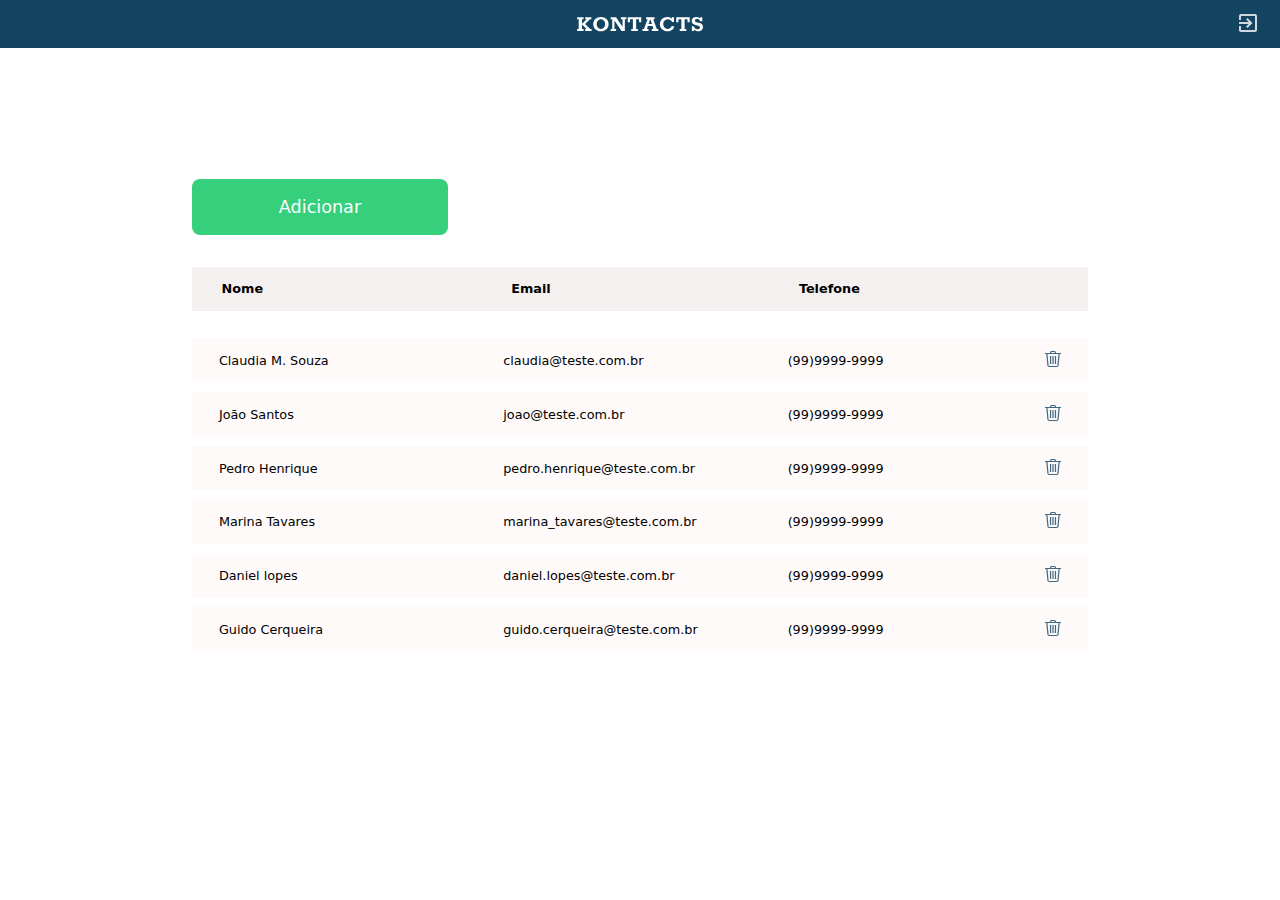
<file: pages/main/index.html>
<!DOCTYPE html>
<html lang="pt-br">
<head>
  <meta charset="UTF-8">
  <meta http-equiv="X-UA-Compatible" content="IE=edge">
  <meta name="viewport" content="width=device-width, initial-scale=1.0">
  <link rel="stylesheet" href="../../css/global.css">
  <link rel="stylesheet" href="./styles.css">
  <script src="../../js/main.js" defer></script>
  <title>MAIN</title>
</head>

<body>
  <header>
    <img id="logo" src="../../assets/KONTACTS.svg" alt="logo">
    <button id="sing-out"><img src="../../assets/Vector.svg" alt="sing-out"></button>
  </header>
  
  <main>
    <div id="container-main">
      <button id="btn-add">Adicionar</button>

      <div id="min-header">
        <strong class="min-header">Nome</strong>
        <strong class="min-header">Email</strong>
        <strong class="min-header">Telefone</strong>
      </div>

      <div class="date">
        <span>Claudia M. Souza</span>
        <span>claudia@teste.com.br</span>
        <span>(99)9999-9999</span>
        <button class="trash"><img src="../../assets/Icon-Trash.svg" alt=""></button>
      </div>

      <div class="date">
        <span>João Santos</span>
        <span>joao@teste.com.br</span>
        <span>(99)9999-9999</span>
        <button class="trash"><img src="../../assets/Icon-Trash.svg" alt=""></button>
      </div>

      <div class="date">
        <span>Pedro Henrique</span>
        <span>pedro.henrique@teste.com.br</span>
        <span>(99)9999-9999</span>
        <button class="trash"><img src="../../assets/Icon-Trash.svg" alt=""></button>
      </div>

      <div class="date">
        <span>Marina Tavares</span>
        <span>marina_tavares@teste.com.br</span>
        <span>(99)9999-9999</span>
        <button class="trash"><img src="../../assets/Icon-Trash.svg" alt=""></button>
      </div>

      <div class="date">
        <span>Daniel lopes</span>
        <span>daniel.lopes@teste.com.br</span>
        <span>(99)9999-9999</span>
        <button class="trash"><img src="../../assets/Icon-Trash.svg" alt=""></button>
      </div>

      <div class="date">
        <span>Guido Cerqueira</span>
        <span>guido.cerqueira@teste.com.br</span>
        <span>(99)9999-9999</span>
        <button class="trash"><img src="../../assets/Icon-Trash.svg" alt=""></button>
      </div>
  </main>

  <div id="fade-add" class="fade">
    <div id="modal-add" class="modal">
      <button id="close1" class="close-modal"><img src="../../assets/x.svg" alt=""></button>
      <form id="form-modal-add">
        <h2>Novo Contato</h2>
        <input type="text" placeholder="Nome" name="name" id="input-name" required>
        <input type="email" placeholder="E-mail" name="email" id="input-email" required>
        <input type="number" placeholder="Telefone" name="number" id="input-number" required>
        <button id="btn-ad" class="btn-ex">ADICIONAR</button>
        <button id="btn-clear" class="btn-red">LIMPAR</button>
      </form>
    </div>
  </div>

  <div id="fade-delete" class="fade">
    <div id="delete" class="modal">
      <button id="close2" class="close-modal"><img src="../../assets/x.svg" alt=""></button>
      <h1>Confirma a exclusão?</h1>
      <span>Deseja excluir o contato?</span>
      <button id="btn-delete" class="btn-ex">EXCLUIR</button>
      <button id="btn-cancel" class="btn-red">CANCELAR</button>
    </div>
  </div>

</body>
</html>
</file>
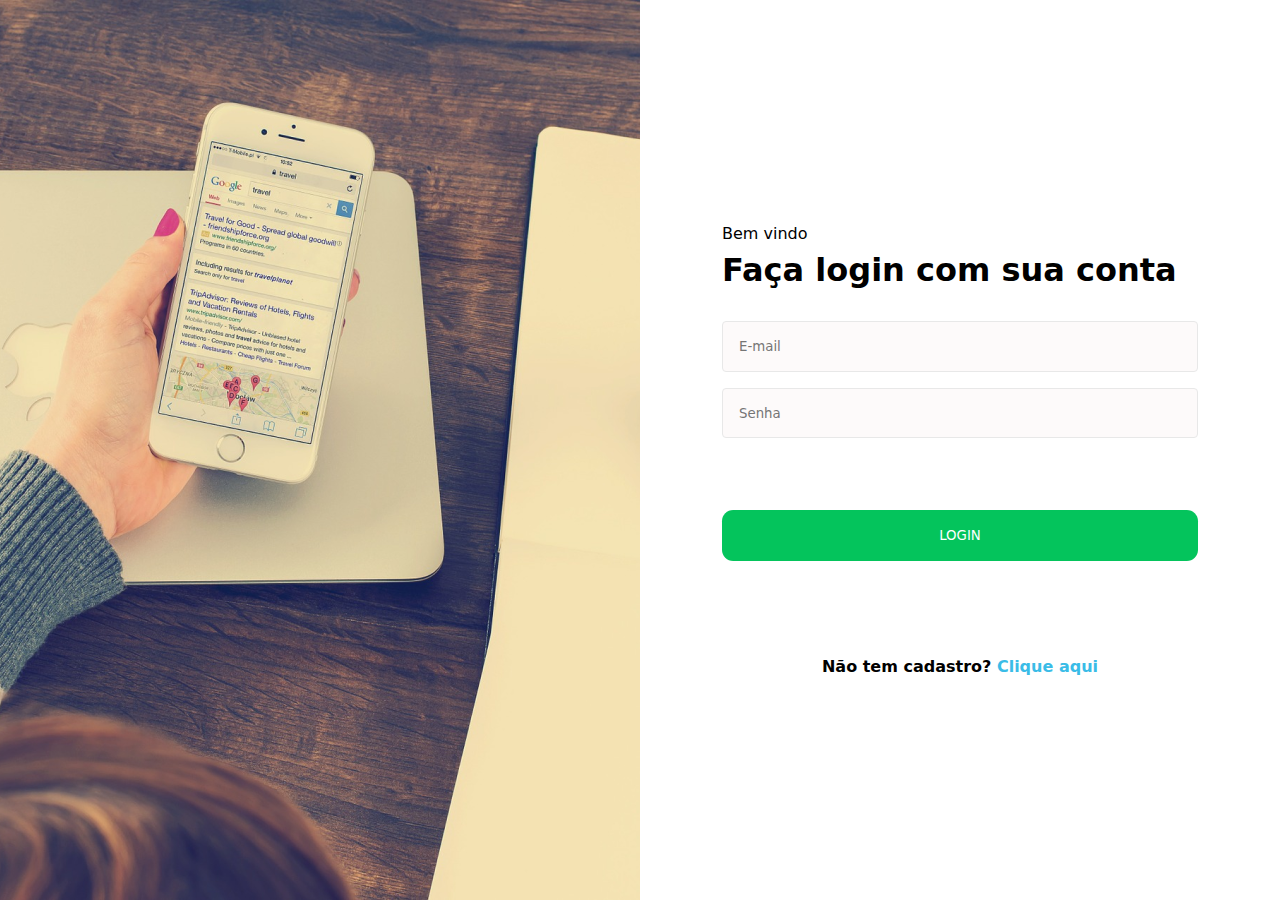
<file: pages/sing-in/index.html>
<!DOCTYPE html>
<html lang="pt-br">
<head>
  <meta charset="UTF-8">
  <meta http-equiv="X-UA-Compatible" content="IE=edge">
  <meta name="viewport" content="width=device-width, initial-scale=1.0">
  <link rel="stylesheet" href="../../css/global.css">
  <link rel="stylesheet" href="styles.css">
  <script src="../../js/sing-in.js" defer></script>
  <title>Login</title>
</head>
<body>
  <div class="container-picture"></div>

  <div class="container-form">
    <form>
      <span>Bem vindo</span>
      <h1>Faça login com sua conta</h1>
      <input type="email" placeholder="E-mail" name="sing-in" id="input-email" required>

      <input type="password" placeholder="Senha" name="password" id="input-password" required>

      <button>LOGIN</button>
      <strong id="redirect-link">Não tem cadastro? <a id="sing-up" href="">Clique aqui</a></strong>
    </form>
  </div>
</body>
</html>
</file>
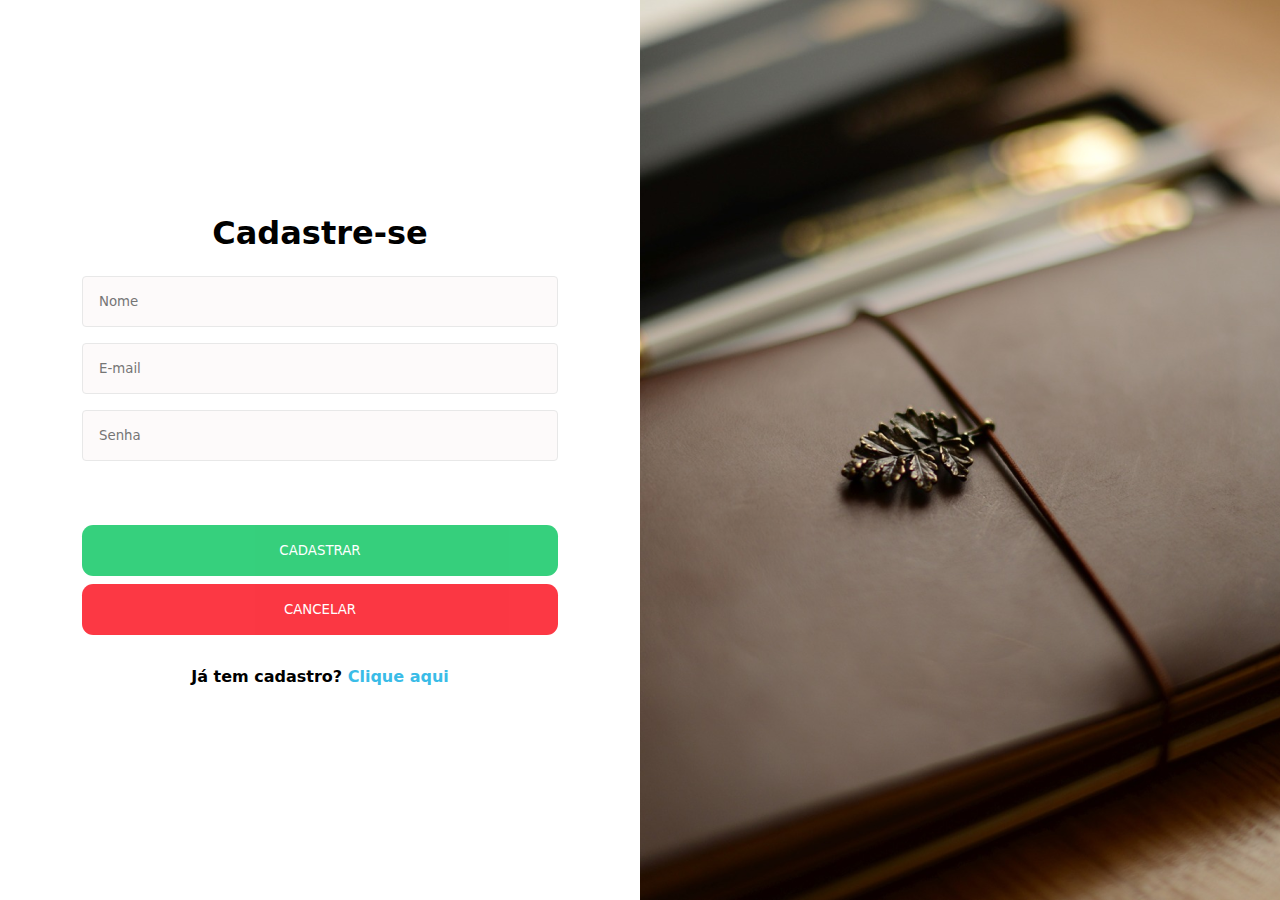
<file: pages/sing-up/index.html>
<!DOCTYPE html>
<html lang="en">
<head>
  <meta charset="UTF-8">
  <meta http-equiv="X-UA-Compatible" content="IE=edge">
  <meta name="viewport" content="width=device-width, initial-scale=1.0">
  <link rel="stylesheet" href="../../css/global.css">
  <link rel="stylesheet" href="./styles.css">
  <script src="../../js/sing-up.js" defer></script>
  <title>Sing-up</title>
</head>
<body>
  <div id="container">
    <form>
      <h1>Cadastre-se</h1>
      
      <input type="text" placeholder="Nome" name="name" id="input-name" required>

      <input type="email" placeholder="E-mail" name="sing-in" id="input-email" required>

      <input type="password" placeholder="Senha" name="password" id="input-password" required>

      <button id="btn-accept">CADASTRAR</button>
      <button id="btn-decline">CANCELAR</button>
      <strong id="redirect-link">Já tem cadastro? <a id="sing-in" href="">Clique aqui</a></strong>
    </form>
  </div>
  <div id="picture"></div>
</body>
</html>
</file>
<file: css/global.css>
*{
  font-family: system-ui, -apple-system, BlinkMacSystemFont, 'Segoe UI', Roboto, Oxygen, Ubuntu, Cantarell, 'Open Sans', 'Helvetica Neue', sans-serif;
  margin: 0;
  padding: 0;
  box-sizing: border-box;
}
a{
  text-decoration: none;
}
header{
  display: flex;
  align-items: center;
  justify-content: center;

  width: 100%;
  height: 3rem;
  position: relative;

  background: #134563;
}
main{
  display: flex;
  flex-direction: column;
  align-items: center;
  justify-content: center;

  min-height: 94vh;
}
form{
  display: flex;
  flex-direction: column;
  align-items: start;
  justify-content: space-around;
}
form input{
  width: 29.75rem;
  height: 3.18rem;
  margin-bottom: 1rem;
  padding-left: 1rem;

  background: #FDFAFA;
  border: 1px solid #E8E8E8;
  color: #968B8B;
  border-radius: .25rem;
}
</file>
<file: pages/main/styles.css>
#sing-out{
  position: absolute;
  margin-left: 95%;
  border: none;
  background: none;
  cursor: pointer;
  opacity: 0.8;
}
#sing-out:hover{
  opacity: 1;
}
#container-main{
  width: 56rem;
  max-width: 75%;
  min-height: 65vh;
}
#btn-add{
  width: 16rem;
  height: 3.5rem;
  margin-bottom: 2rem;

  font-size: 1.1rem;
  border: none;
  border-radius: .5rem;
  color: #fff;
  background: #04C45C;
  cursor: pointer;
  opacity: 0.8;
}
#btn-add:hover{
  opacity: 0.9;
}
#min-header{
  display: flex;
  align-items: center;
  justify-content: start;

  width: auto;
  height: 2.8rem;
  margin-bottom: 3%;

  background: #F4F0F0;
}
#min-header strong{
  margin-right: 24.4%;
  margin-left: 3.3%;
  font-size: 0.8rem;
}
.date{
  display: flex;
  align-items: center;
  justify-content: space-between;

  height: 2.8rem;
  margin-bottom: 1%;

  background: #FFFAFA;
}
.date span{
  width: 20%;
  margin-left: 3%;
  font-size: 0.8rem;
}
.date button{
  border: none;
  background: none;
  margin-right: 3%;
  cursor: pointer;
  opacity: 0.8;
}
.date button:hover{
  opacity: 1;
}
#fade-add{
  display: none;
}
#fade-delete{
  display: none;
}
.fade{
  position: fixed;
  top: 0;
  left: 0;
  width: 100%;
  height: 100%;
  z-index: 5;

  background: rgba(0,0,0,0.6);
}
.modal{
  position: fixed;
  top: 50%;
  left: 50%;
  transform: translate(-50%, -50%);
  z-index: 6;
  max-width: 90%;
  padding: 1.5rem;

  background: #fafafa;
  border-radius: 0.7rem;
}
.modal span{
  margin-top: 1.5rem;
}
.close-modal{
  position: absolute;
  top: 6%;
  left: 92%;

  border: none;
  background: none;
  cursor: pointer;
  opacity: .8;
}
.close-modal:hover{
  opacity: 1;
}
#form-modal-add{
  display: flex;
  align-items: center;
  justify-content: center;
}
#delete{
  display: flex;
  flex-direction: column;
  align-items: center;
  justify-content: center;
  
  min-width: 40%;
  padding: 2rem;
}
#form-modal-add h2{
  margin-top: 2rem;
  margin-bottom: 3rem;
  font-size: 1.7rem;
}
#form-modal-add input{
  max-width: 90%;
}
.btn-ex{
  min-width: 90%;
  max-width: 90%;
  height: 3.3rem;
  margin-top: 3rem;
  margin-bottom: .5rem;
  font-size: 1rem;
  font-weight: bold;

  border: none;
  background: #04C45C;
  color: #fff;
  border-radius: .5rem;
  opacity: .9;
  cursor: pointer;
}
.btn-ex:hover{
  opacity: 1;
}
.btn-red{
  min-width: 90%;
  max-width: 90%;
  height: 3.3rem;
  margin-bottom: 1.5rem;
  font-size: 1rem;
  font-weight: bold;

  border: none;
  background: #FB0615;
  color: #fff;
  border-radius: .5rem;
  opacity: .7;
  cursor: pointer;
}
.btn-red:hover{
  opacity: .8;
}
</file>
<file: pages/sing-in/styles.css>
body{
  display: flex;
  align-items: center;
  justify-content: space-around;

  min-height: 100vh;
  max-height: 100vh;
}
div{
  width: 50%;
}
h1{
  margin-bottom: 2rem;
  margin-top: .5rem;
}
a{
  color:rgb(58, 188, 231);
}
.container-picture{
  height: 100vh;

  background-image: url('../../assets/Imagem\ Esquerda.png');
  background-repeat: no-repeat;
  background-position: center;
  background-size: cover;
}
.container-form{
  display: flex;
  flex-direction: column;
  align-items: center;
  justify-content: center;
}
form{
  max-width: 90%;
}
form button{
  width: 29.75rem;
  height: 3.18rem;
  margin-top: 3.5rem;
  margin-bottom: 6rem;
  
  border: none;
  background: #04C45C;
  color: #fff;
  cursor: pointer;
  border-radius: 0.7rem;
}
#redirect-link{
  align-self: center;
}
.wrong{
  border: 1px solid red;
}
</file>
<file: pages/sing-up/styles.css>
body{
  display: flex;
  align-items: center;
  justify-content: space-around;

  min-height: 100vh;
  max-height: 100vh;
}
div{
  width: 50%;
}
h1{
  align-self: center;
  margin-bottom: 1.5rem;
}
#picture{
  height: 100vh;

  background-image: url('../../assets/Imagem\ Direita.png');
  background-repeat: no-repeat;
  background-position: center;
  background-size: cover;
}
#container{
  display: flex;
  flex-direction: column;
  align-items: center;
  justify-content: center;
}
#input-password{
  margin-bottom: 4rem;
}
form button{
  width: 29.75rem;
  height: 3.18rem;
  margin-bottom: .5rem;

  border-radius: 0.7rem;
  border: none;
  color: #fff;
  cursor: pointer;
}
a{
  color:rgb(58, 188, 231);
}
#redirect-link{
  align-self: center;
  margin-top: 1.5rem;
}
#btn-accept{
  background: #04C45C;
  opacity: 0.8;
}
#btn-accept:hover{
  opacity: 0.9;
}
#btn-decline{
  background: #FB0615;
  opacity: 0.8;
}
#btn-decline:hover{
  opacity: 0.9;
}
</file>
